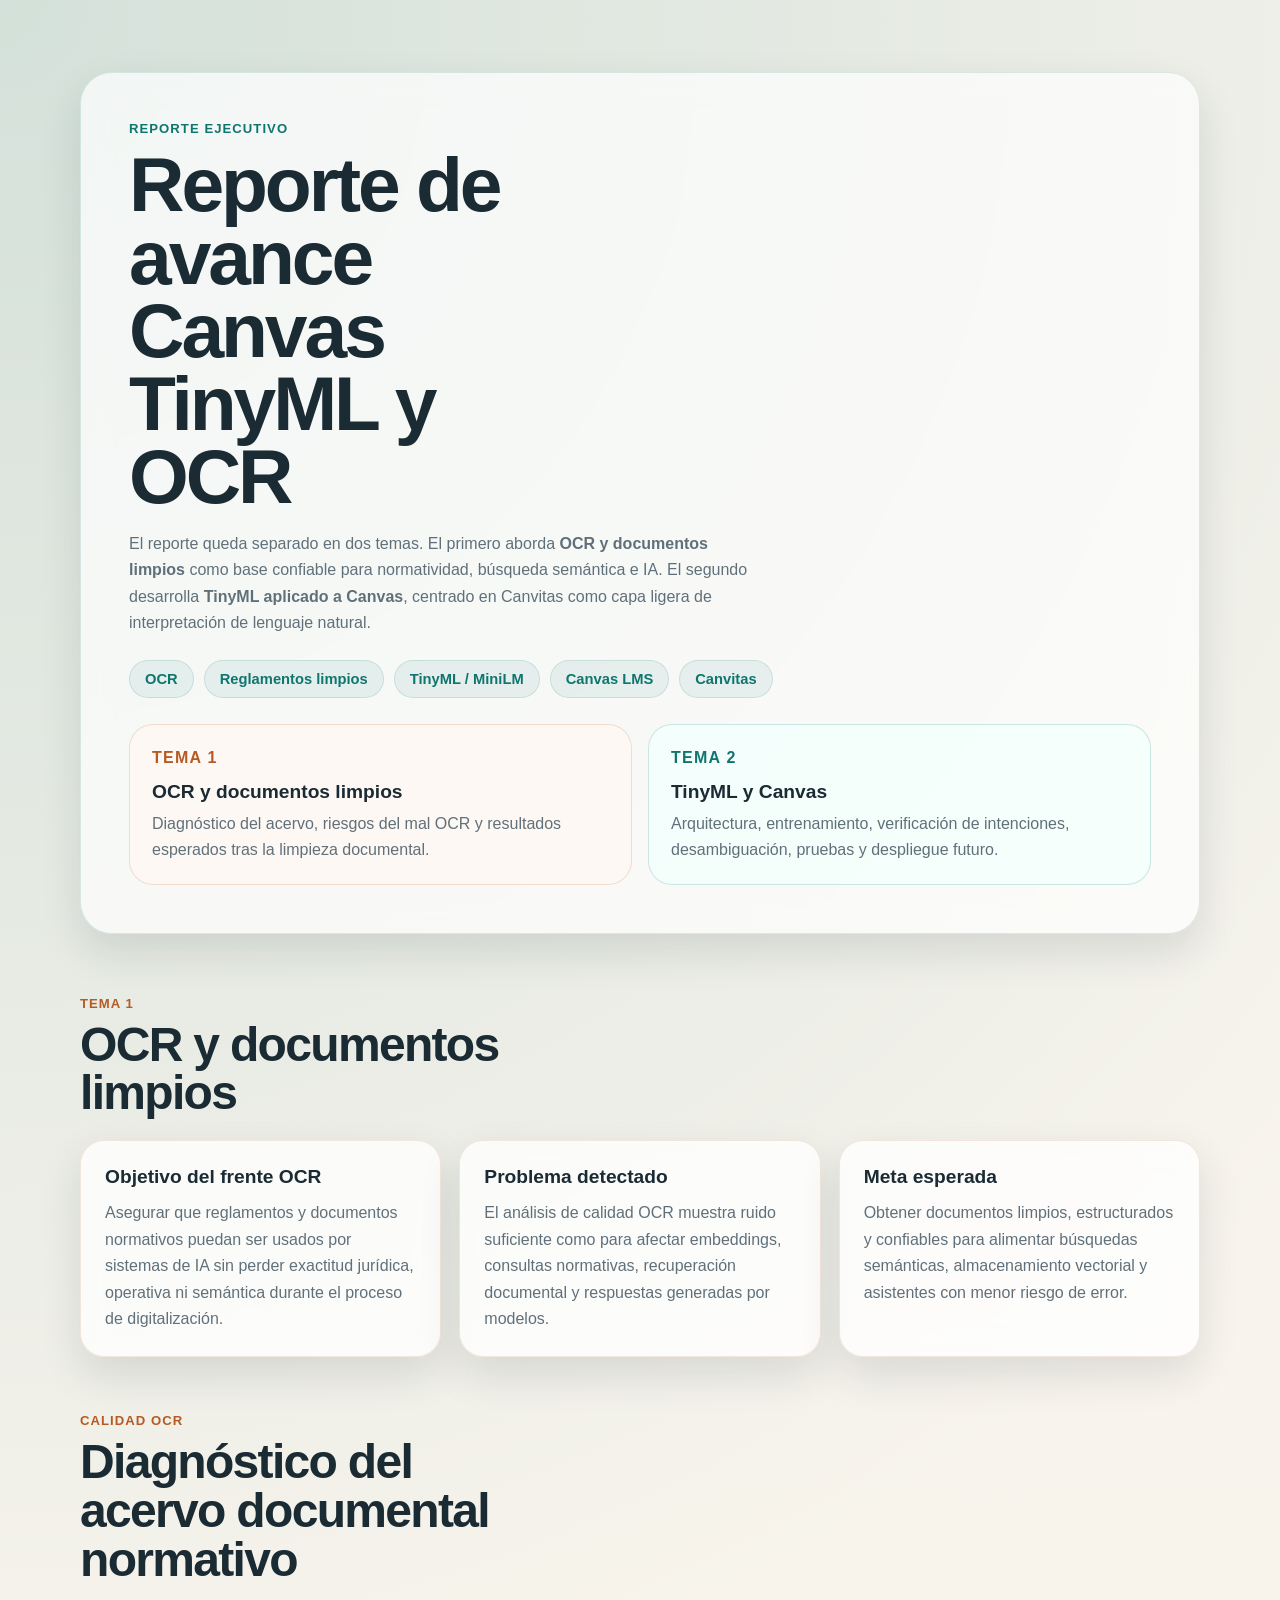
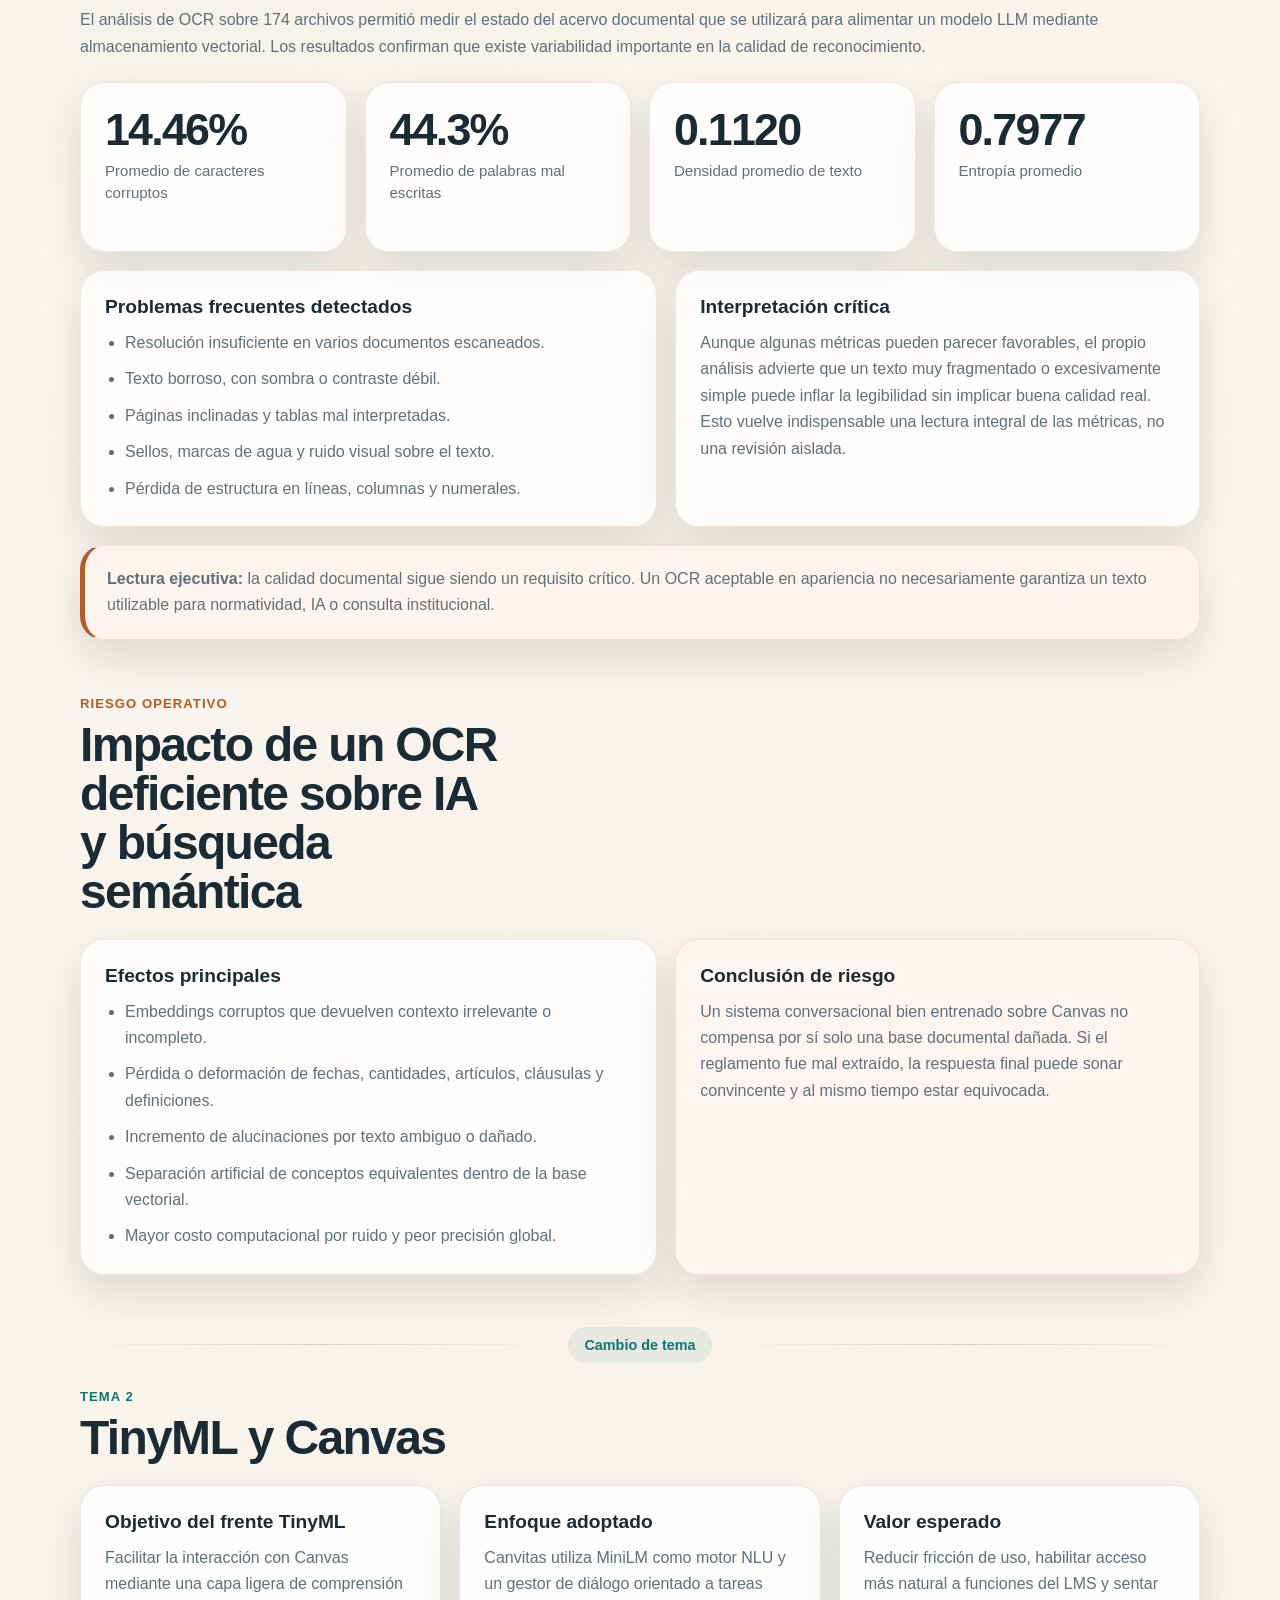
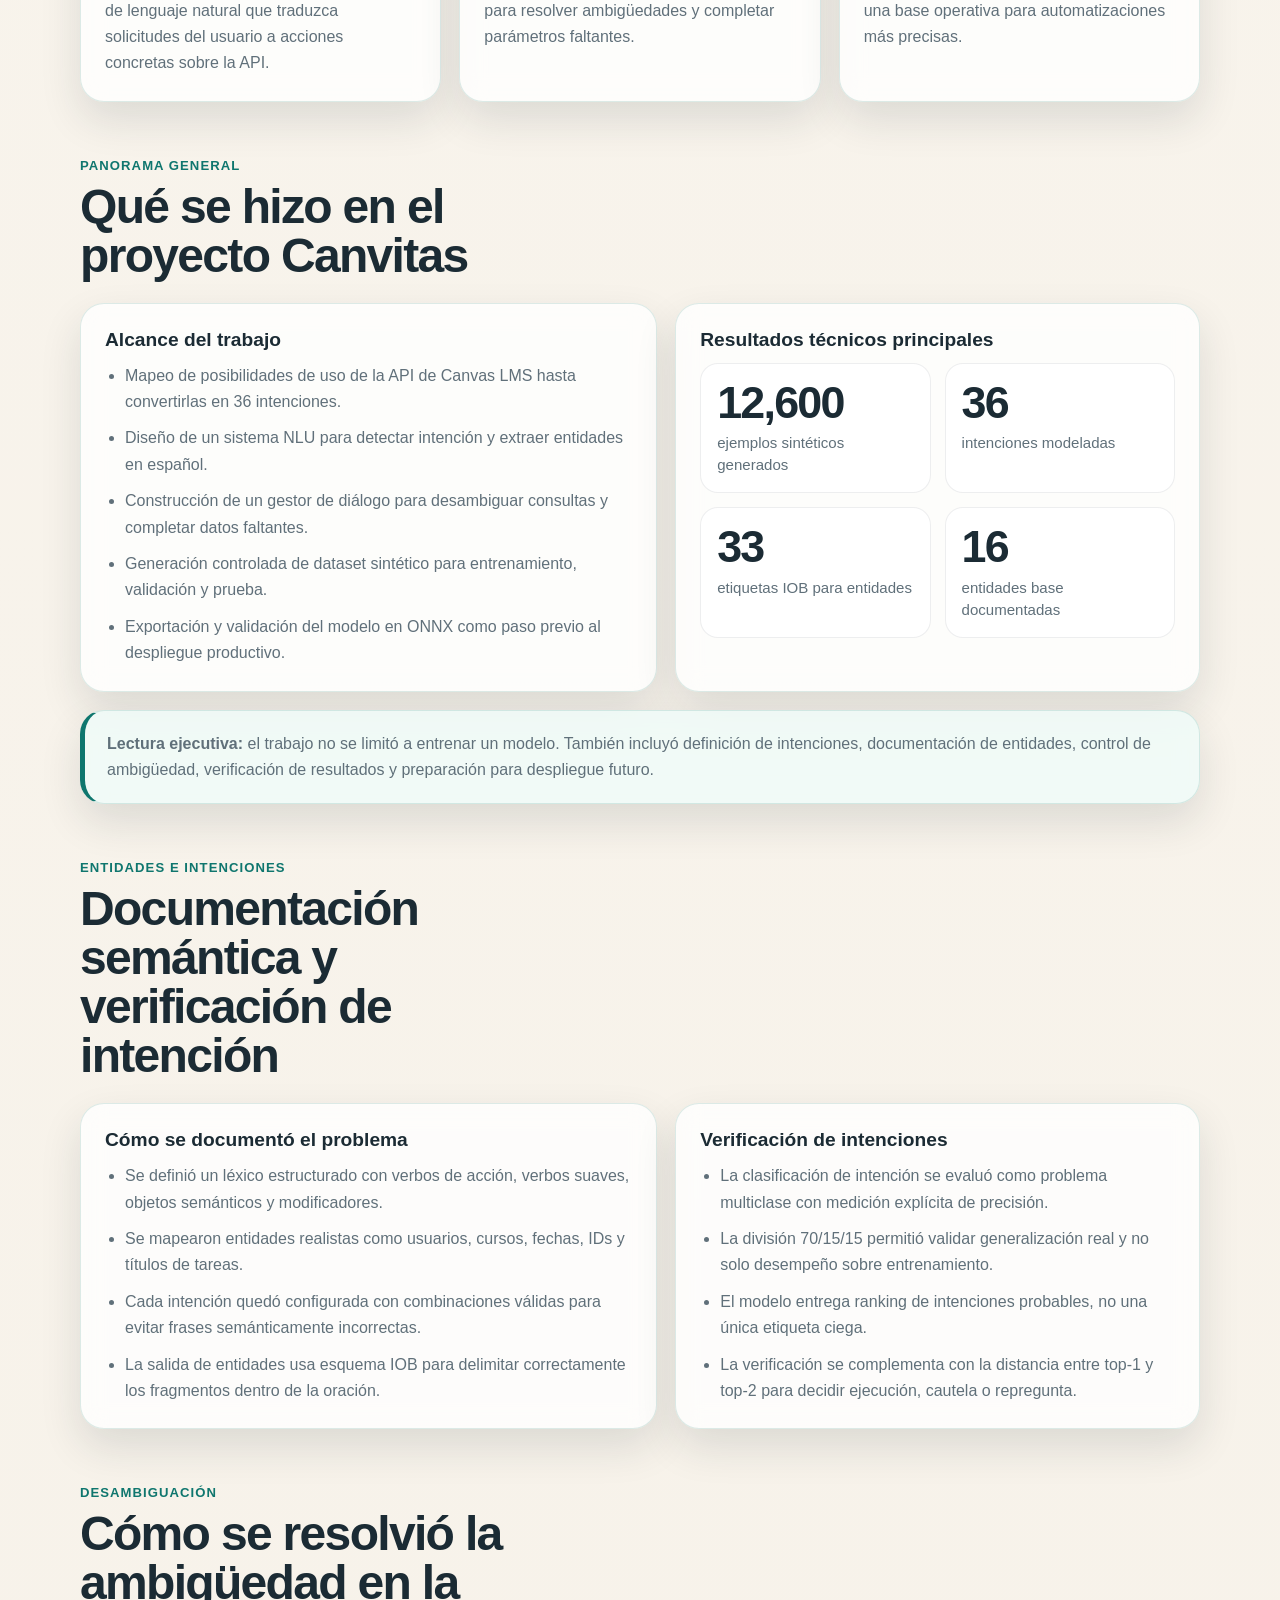
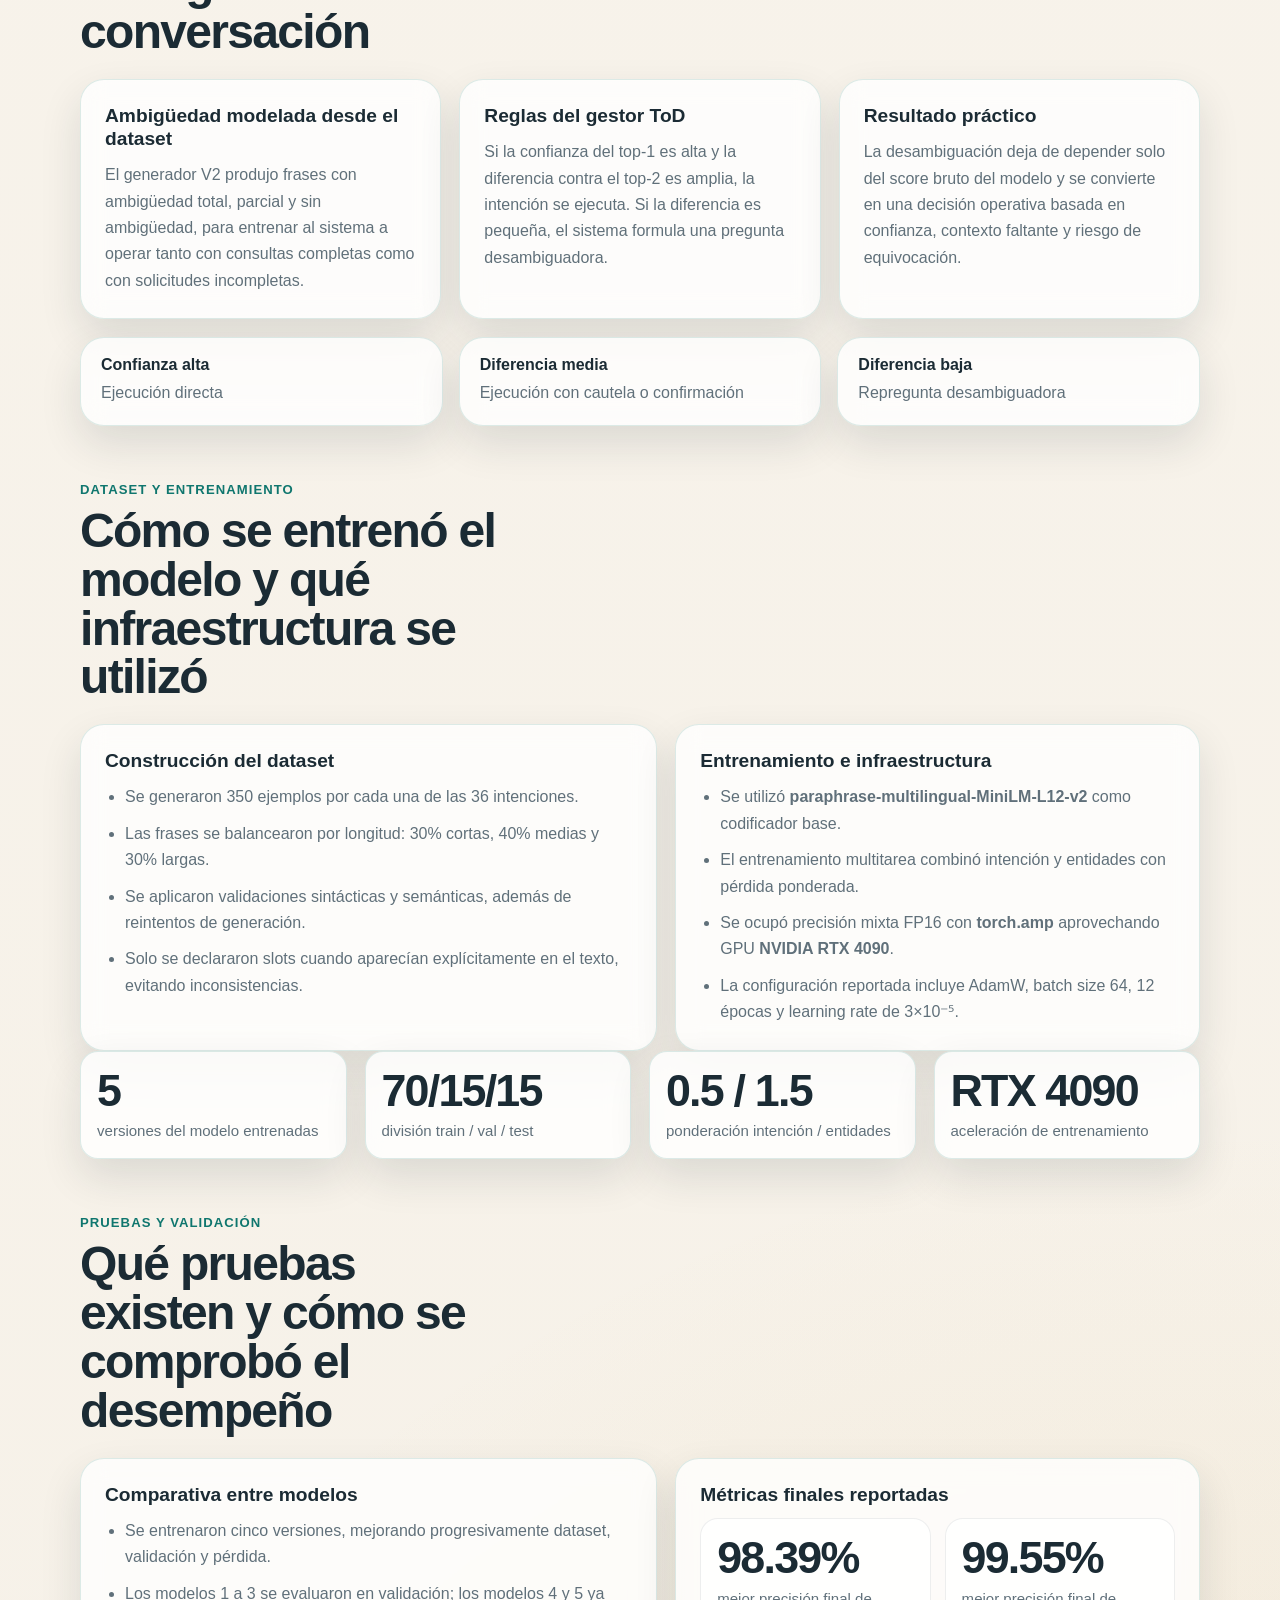
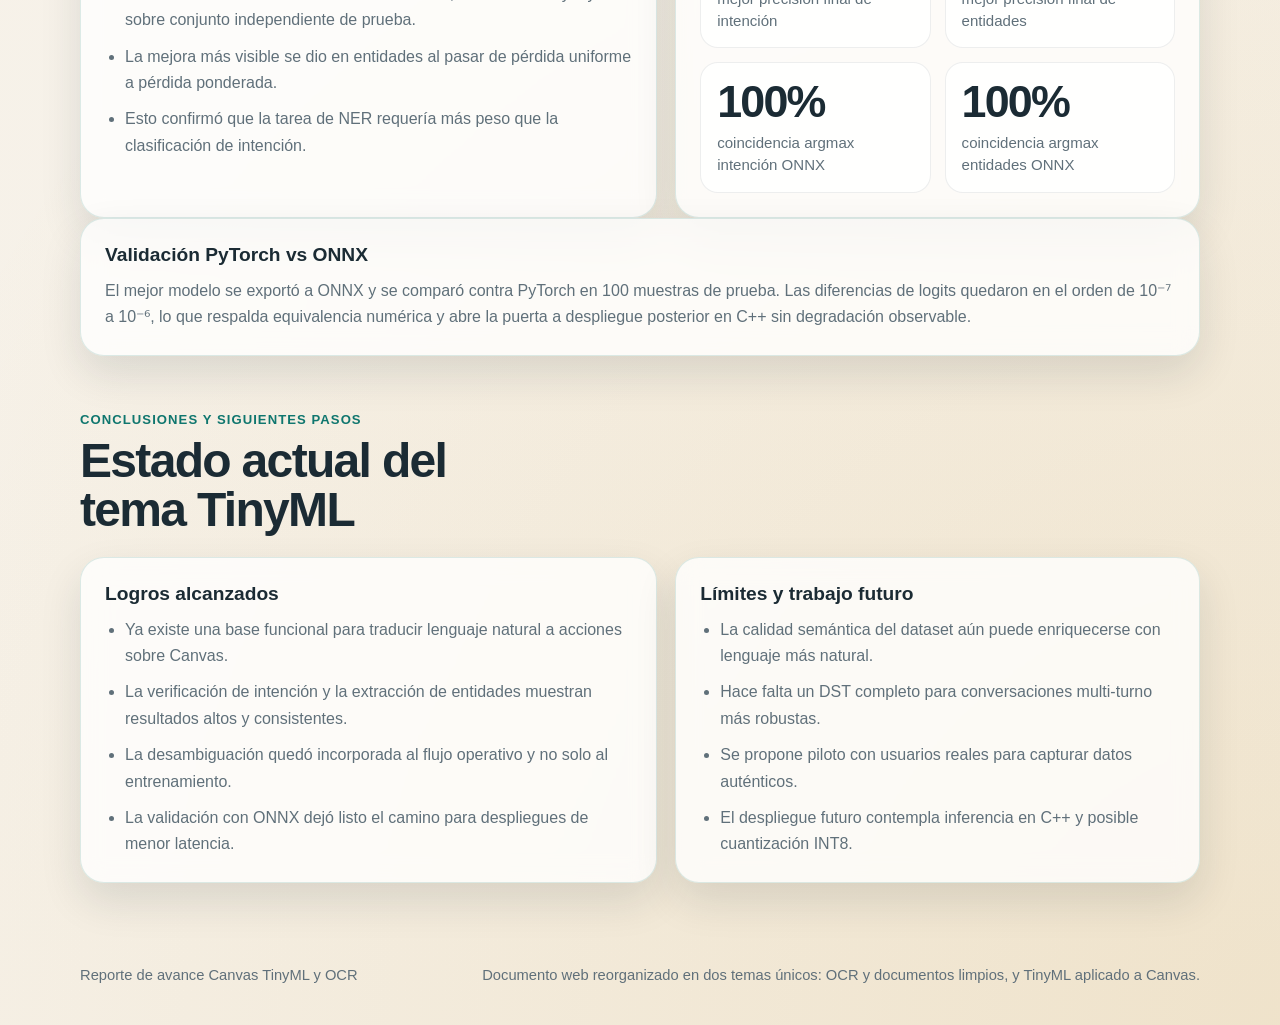
<file: index.html>
<!DOCTYPE html>
<html lang="es">
<head>
  <meta charset="UTF-8">
  <meta name="viewport" content="width=device-width, initial-scale=1.0">
  <title>Reporte de avance Canvas TinyML y OCR</title>
  <link rel="stylesheet" href="index.css">
</head>
<body>
  <header class="hero">
    <div class="hero__inner">
      <p class="eyebrow">Reporte ejecutivo</p>
      <h1>Reporte de avance Canvas TinyML y OCR</h1>
      <p class="hero__lead">
        El reporte queda separado en dos temas. El primero aborda <strong>OCR y documentos limpios</strong>
        como base confiable para normatividad, búsqueda semántica e IA. El segundo desarrolla
        <strong>TinyML aplicado a Canvas</strong>, centrado en Canvitas como capa ligera de interpretación
        de lenguaje natural.
      </p>
      <div class="hero__tags">
        <span>OCR</span>
        <span>Reglamentos limpios</span>
        <span>TinyML / MiniLM</span>
        <span>Canvas LMS</span>
        <span>Canvitas</span>
      </div>
      <div class="hero__split">
        <article class="hero__topic hero__topic--ocr">
          <p class="hero__topic-label">Tema 1</p>
          <h3>OCR y documentos limpios</h3>
          <p>Diagnóstico del acervo, riesgos del mal OCR y resultados esperados tras la limpieza documental.</p>
        </article>
        <article class="hero__topic hero__topic--tinyml">
          <p class="hero__topic-label">Tema 2</p>
          <h3>TinyML y Canvas</h3>
          <p>Arquitectura, entrenamiento, verificación de intenciones, desambiguación, pruebas y despliegue futuro.</p>
        </article>
      </div>
    </div>
  </header>

  <main class="report">
    <section class="section section--theme section--ocr">
      <div class="section__heading">
        <p class="section__kicker">Tema 1</p>
        <h2>OCR y documentos limpios</h2>
      </div>
      <div class="grid grid--summary">
        <article class="card">
          <h3>Objetivo del frente OCR</h3>
          <p>
            Asegurar que reglamentos y documentos normativos puedan ser usados por sistemas
            de IA sin perder exactitud jurídica, operativa ni semántica durante el proceso de digitalización.
          </p>
        </article>
        <article class="card">
          <h3>Problema detectado</h3>
          <p>
            El análisis de calidad OCR muestra ruido suficiente como para afectar embeddings,
            consultas normativas, recuperación documental y respuestas generadas por modelos.
          </p>
        </article>
        <article class="card">
          <h3>Meta esperada</h3>
          <p>
            Obtener documentos limpios, estructurados y confiables para alimentar
            búsquedas semánticas, almacenamiento vectorial y asistentes con menor riesgo de error.
          </p>
        </article>
      </div>
    </section>

    <section class="section section--ocr">
      <div class="section__heading">
        <p class="section__kicker">Calidad OCR</p>
        <h2>Diagnóstico del acervo documental normativo</h2>
      </div>
      <p class="section__lead">
        El análisis de OCR sobre 174 archivos permitió medir el estado del acervo documental que se utilizará
        para alimentar un modelo LLM mediante almacenamiento vectorial. Los resultados confirman que existe
        variabilidad importante en la calidad de reconocimiento.
      </p>
      <div class="grid grid--metrics">
        <article class="card stat-card">
          <span class="stat-card__value">14.46%</span>
          <span class="stat-card__label">Promedio de caracteres corruptos</span>
        </article>
        <article class="card stat-card">
          <span class="stat-card__value">44.3%</span>
          <span class="stat-card__label">Promedio de palabras mal escritas</span>
        </article>
        <article class="card stat-card">
          <span class="stat-card__value">0.1120</span>
          <span class="stat-card__label">Densidad promedio de texto</span>
        </article>
        <article class="card stat-card">
          <span class="stat-card__value">0.7977</span>
          <span class="stat-card__label">Entropía promedio</span>
        </article>
      </div>
      <div class="grid grid--two">
        <article class="card">
          <h3>Problemas frecuentes detectados</h3>
          <ul>
            <li>Resolución insuficiente en varios documentos escaneados.</li>
            <li>Texto borroso, con sombra o contraste débil.</li>
            <li>Páginas inclinadas y tablas mal interpretadas.</li>
            <li>Sellos, marcas de agua y ruido visual sobre el texto.</li>
            <li>Pérdida de estructura en líneas, columnas y numerales.</li>
          </ul>
        </article>
        <article class="card">
          <h3>Interpretación crítica</h3>
          <p>
            Aunque algunas métricas pueden parecer favorables, el propio análisis advierte que un texto muy fragmentado
            o excesivamente simple puede inflar la legibilidad sin implicar buena calidad real. Esto vuelve indispensable
            una lectura integral de las métricas, no una revisión aislada.
          </p>
        </article>
      </div>
      <article class="callout">
        <strong>Lectura ejecutiva:</strong> la calidad documental sigue siendo un requisito crítico.
        Un OCR aceptable en apariencia no necesariamente garantiza un texto utilizable para normatividad,
        IA o consulta institucional.
      </article>
    </section>

    <section class="section section--ocr">
      <div class="section__heading">
        <p class="section__kicker">Riesgo operativo</p>
        <h2>Impacto de un OCR deficiente sobre IA y búsqueda semántica</h2>
      </div>
      <div class="grid grid--two">
        <article class="card">
          <h3>Efectos principales</h3>
          <ul>
            <li>Embeddings corruptos que devuelven contexto irrelevante o incompleto.</li>
            <li>Pérdida o deformación de fechas, cantidades, artículos, cláusulas y definiciones.</li>
            <li>Incremento de alucinaciones por texto ambiguo o dañado.</li>
            <li>Separación artificial de conceptos equivalentes dentro de la base vectorial.</li>
            <li>Mayor costo computacional por ruido y peor precisión global.</li>
          </ul>
        </article>
        <article class="card card--warning">
          <h3>Conclusión de riesgo</h3>
          <p>
            Un sistema conversacional bien entrenado sobre Canvas no compensa por sí solo una base documental dañada.
            Si el reglamento fue mal extraído, la respuesta final puede sonar convincente y al mismo tiempo estar equivocada.
          </p>
        </article>
      </div>
    </section>

    <section class="section-divider">
      <div class="section-divider__line"></div>
      <div class="section-divider__label">Cambio de tema</div>
      <div class="section-divider__line"></div>
    </section>

    <section class="section section--theme section--tinyml">
      <div class="section__heading">
        <p class="section__kicker">Tema 2</p>
        <h2>TinyML y Canvas</h2>
      </div>
      <div class="grid grid--summary">
        <article class="card">
          <h3>Objetivo del frente TinyML</h3>
          <p>
            Facilitar la interacción con Canvas mediante una capa ligera de comprensión de lenguaje natural
            que traduzca solicitudes del usuario a acciones concretas sobre la API.
          </p>
        </article>
        <article class="card">
          <h3>Enfoque adoptado</h3>
          <p>
            Canvitas utiliza MiniLM como motor NLU y un gestor de diálogo orientado a tareas para resolver
            ambigüedades y completar parámetros faltantes.
          </p>
        </article>
        <article class="card">
          <h3>Valor esperado</h3>
          <p>
            Reducir fricción de uso, habilitar acceso más natural a funciones del LMS y sentar una base operativa
            para automatizaciones más precisas.
          </p>
        </article>
      </div>
    </section>

    <section class="section section--tinyml">
      <div class="section__heading">
        <p class="section__kicker">Panorama general</p>
        <h2>Qué se hizo en el proyecto Canvitas</h2>
      </div>
      <div class="grid grid--two">
        <article class="card card--accent">
          <h3>Alcance del trabajo</h3>
          <ul>
            <li>Mapeo de posibilidades de uso de la API de Canvas LMS hasta convertirlas en 36 intenciones.</li>
            <li>Diseño de un sistema NLU para detectar intención y extraer entidades en español.</li>
            <li>Construcción de un gestor de diálogo para desambiguar consultas y completar datos faltantes.</li>
            <li>Generación controlada de dataset sintético para entrenamiento, validación y prueba.</li>
            <li>Exportación y validación del modelo en ONNX como paso previo al despliegue productivo.</li>
          </ul>
        </article>
        <article class="card">
          <h3>Resultados técnicos principales</h3>
          <div class="metrics">
            <div class="metric">
              <span class="metric__value">12,600</span>
              <span class="metric__label">ejemplos sintéticos generados</span>
            </div>
            <div class="metric">
              <span class="metric__value">36</span>
              <span class="metric__label">intenciones modeladas</span>
            </div>
            <div class="metric">
              <span class="metric__value">33</span>
              <span class="metric__label">etiquetas IOB para entidades</span>
            </div>
            <div class="metric">
              <span class="metric__value">16</span>
              <span class="metric__label">entidades base documentadas</span>
            </div>
          </div>
        </article>
      </div>
      <article class="callout">
        <strong>Lectura ejecutiva:</strong> el trabajo no se limitó a entrenar un modelo.
        También incluyó definición de intenciones, documentación de entidades, control de ambigüedad,
        verificación de resultados y preparación para despliegue futuro.
      </article>
    </section>

    <section class="section section--tinyml">
      <div class="section__heading">
        <p class="section__kicker">Entidades e intenciones</p>
        <h2>Documentación semántica y verificación de intención</h2>
      </div>
      <div class="grid grid--two">
        <article class="card">
          <h3>Cómo se documentó el problema</h3>
          <ul>
            <li>Se definió un léxico estructurado con verbos de acción, verbos suaves, objetos semánticos y modificadores.</li>
            <li>Se mapearon entidades realistas como usuarios, cursos, fechas, IDs y títulos de tareas.</li>
            <li>Cada intención quedó configurada con combinaciones válidas para evitar frases semánticamente incorrectas.</li>
            <li>La salida de entidades usa esquema IOB para delimitar correctamente los fragmentos dentro de la oración.</li>
          </ul>
        </article>
        <article class="card">
          <h3>Verificación de intenciones</h3>
          <ul>
            <li>La clasificación de intención se evaluó como problema multiclase con medición explícita de precisión.</li>
            <li>La división 70/15/15 permitió validar generalización real y no solo desempeño sobre entrenamiento.</li>
            <li>El modelo entrega ranking de intenciones probables, no una única etiqueta ciega.</li>
            <li>La verificación se complementa con la distancia entre top-1 y top-2 para decidir ejecución, cautela o repregunta.</li>
          </ul>
        </article>
      </div>
    </section>

    <section class="section section--tinyml">
      <div class="section__heading">
        <p class="section__kicker">Desambiguación</p>
        <h2>Cómo se resolvió la ambigüedad en la conversación</h2>
      </div>
      <div class="grid grid--three">
        <article class="card">
          <h3>Ambigüedad modelada desde el dataset</h3>
          <p>
            El generador V2 produjo frases con ambigüedad total, parcial y sin ambigüedad, para entrenar al sistema
            a operar tanto con consultas completas como con solicitudes incompletas.
          </p>
        </article>
        <article class="card">
          <h3>Reglas del gestor ToD</h3>
          <p>
            Si la confianza del top-1 es alta y la diferencia contra el top-2 es amplia, la intención se ejecuta.
            Si la diferencia es pequeña, el sistema formula una pregunta desambiguadora.
          </p>
        </article>
        <article class="card">
          <h3>Resultado práctico</h3>
          <p>
            La desambiguación deja de depender solo del score bruto del modelo y se convierte en una decisión operativa
            basada en confianza, contexto faltante y riesgo de equivocación.
          </p>
        </article>
      </div>
      <div class="comparison-strip">
        <div class="comparison-strip__item">
          <strong>Confianza alta</strong>
          <span>Ejecución directa</span>
        </div>
        <div class="comparison-strip__item">
          <strong>Diferencia media</strong>
          <span>Ejecución con cautela o confirmación</span>
        </div>
        <div class="comparison-strip__item">
          <strong>Diferencia baja</strong>
          <span>Repregunta desambiguadora</span>
        </div>
      </div>
    </section>

    <section class="section section--tinyml">
      <div class="section__heading">
        <p class="section__kicker">Dataset y entrenamiento</p>
        <h2>Cómo se entrenó el modelo y qué infraestructura se utilizó</h2>
      </div>
      <div class="grid grid--two">
        <article class="card">
          <h3>Construcción del dataset</h3>
          <ul>
            <li>Se generaron 350 ejemplos por cada una de las 36 intenciones.</li>
            <li>Las frases se balancearon por longitud: 30% cortas, 40% medias y 30% largas.</li>
            <li>Se aplicaron validaciones sintácticas y semánticas, además de reintentos de generación.</li>
            <li>Solo se declararon slots cuando aparecían explícitamente en el texto, evitando inconsistencias.</li>
          </ul>
        </article>
        <article class="card">
          <h3>Entrenamiento e infraestructura</h3>
          <ul>
            <li>Se utilizó <strong>paraphrase-multilingual-MiniLM-L12-v2</strong> como codificador base.</li>
            <li>El entrenamiento multitarea combinó intención y entidades con pérdida ponderada.</li>
            <li>Se ocupó precisión mixta FP16 con <strong>torch.amp</strong> aprovechando GPU <strong>NVIDIA RTX 4090</strong>.</li>
            <li>La configuración reportada incluye AdamW, batch size 64, 12 épocas y learning rate de 3×10⁻⁵.</li>
          </ul>
        </article>
      </div>
      <div class="grid grid--four">
        <article class="card mini-stat">
          <span class="mini-stat__value">5</span>
          <span class="mini-stat__label">versiones del modelo entrenadas</span>
        </article>
        <article class="card mini-stat">
          <span class="mini-stat__value">70/15/15</span>
          <span class="mini-stat__label">división train / val / test</span>
        </article>
        <article class="card mini-stat">
          <span class="mini-stat__value">0.5 / 1.5</span>
          <span class="mini-stat__label">ponderación intención / entidades</span>
        </article>
        <article class="card mini-stat">
          <span class="mini-stat__value">RTX 4090</span>
          <span class="mini-stat__label">aceleración de entrenamiento</span>
        </article>
      </div>
    </section>

    <section class="section section--tinyml">
      <div class="section__heading">
        <p class="section__kicker">Pruebas y validación</p>
        <h2>Qué pruebas existen y cómo se comprobó el desempeño</h2>
      </div>
      <div class="grid grid--two">
        <article class="card">
          <h3>Comparativa entre modelos</h3>
          <ul>
            <li>Se entrenaron cinco versiones, mejorando progresivamente dataset, validación y pérdida.</li>
            <li>Los modelos 1 a 3 se evaluaron en validación; los modelos 4 y 5 ya sobre conjunto independiente de prueba.</li>
            <li>La mejora más visible se dio en entidades al pasar de pérdida uniforme a pérdida ponderada.</li>
            <li>Esto confirmó que la tarea de NER requería más peso que la clasificación de intención.</li>
          </ul>
        </article>
        <article class="card">
          <h3>Métricas finales reportadas</h3>
          <div class="metrics">
            <div class="metric">
              <span class="metric__value">98.39%</span>
              <span class="metric__label">mejor precisión final de intención</span>
            </div>
            <div class="metric">
              <span class="metric__value">99.55%</span>
              <span class="metric__label">mejor precisión final de entidades</span>
            </div>
            <div class="metric">
              <span class="metric__value">100%</span>
              <span class="metric__label">coincidencia argmax intención ONNX</span>
            </div>
            <div class="metric">
              <span class="metric__value">100%</span>
              <span class="metric__label">coincidencia argmax entidades ONNX</span>
            </div>
          </div>
        </article>
      </div>
      <article class="card">
        <h3>Validación PyTorch vs ONNX</h3>
        <p>
          El mejor modelo se exportó a ONNX y se comparó contra PyTorch en 100 muestras de prueba.
          Las diferencias de logits quedaron en el orden de 10⁻⁷ a 10⁻⁶, lo que respalda equivalencia numérica
          y abre la puerta a despliegue posterior en C++ sin degradación observable.
        </p>
      </article>
    </section>

    <section class="section section--tinyml">
      <div class="section__heading">
        <p class="section__kicker">Conclusiones y siguientes pasos</p>
        <h2>Estado actual del tema TinyML</h2>
      </div>
      <div class="grid grid--two">
        <article class="card">
          <h3>Logros alcanzados</h3>
          <ul>
            <li>Ya existe una base funcional para traducir lenguaje natural a acciones sobre Canvas.</li>
            <li>La verificación de intención y la extracción de entidades muestran resultados altos y consistentes.</li>
            <li>La desambiguación quedó incorporada al flujo operativo y no solo al entrenamiento.</li>
            <li>La validación con ONNX dejó listo el camino para despliegues de menor latencia.</li>
          </ul>
        </article>
        <article class="card">
          <h3>Límites y trabajo futuro</h3>
          <ul>
            <li>La calidad semántica del dataset aún puede enriquecerse con lenguaje más natural.</li>
            <li>Hace falta un DST completo para conversaciones multi-turno más robustas.</li>
            <li>Se propone piloto con usuarios reales para capturar datos auténticos.</li>
            <li>El despliegue futuro contempla inferencia en C++ y posible cuantización INT8.</li>
          </ul>
        </article>
      </div>
    </section>
  </main>

  <footer class="footer">
    <p>Reporte de avance Canvas TinyML y OCR</p>
    <p>Documento web reorganizado en dos temas únicos: OCR y documentos limpios, y TinyML aplicado a Canvas.</p>
  </footer>

  <script src="index.js"></script>
</body>
</html>
</file>
<file: index.css>
:root {
  --bg: #f6f1e8;
  --surface: rgba(255, 255, 255, 0.78);
  --ink: #1b2b34;
  --muted: #60707a;
  --line: rgba(27, 43, 52, 0.12);
  --teal: #0f766e;
  --gold: #c58b18;
  --rust: #b65a23;
  --danger: #9f3d2c;
  --shadow: 0 18px 42px rgba(27, 43, 52, 0.12);
  --radius: 24px;
}

* {
  box-sizing: border-box;
}

html {
  scroll-behavior: smooth;
}

body {
  margin: 0;
  font-family: "Segoe UI", "Trebuchet MS", sans-serif;
  color: var(--ink);
  background:
    radial-gradient(circle at top left, rgba(15, 118, 110, 0.16), transparent 24%),
    radial-gradient(circle at bottom right, rgba(197, 139, 24, 0.14), transparent 20%),
    linear-gradient(180deg, #f9f5ee 0%, var(--bg) 100%);
}

h1, h2, h3, p, ul {
  margin: 0;
}

.hero {
  padding: 72px 24px 44px;
}

.hero__inner,
.report,
.footer {
  width: min(1120px, calc(100% - 32px));
  margin: 0 auto;
}

.hero__inner {
  background: rgba(255, 255, 255, 0.7);
  border: 1px solid rgba(15, 118, 110, 0.14);
  border-radius: 32px;
  box-shadow: var(--shadow);
  padding: 48px;
  backdrop-filter: blur(14px);
}

.eyebrow,
.section__kicker {
  text-transform: uppercase;
  letter-spacing: 0.08em;
  font-weight: 800;
  color: var(--teal);
  font-size: 0.82rem;
}

h1 {
  margin-top: 12px;
  font-size: clamp(2.4rem, 6vw, 4.8rem);
  line-height: 0.95;
  letter-spacing: -0.04em;
  max-width: 11ch;
}

.hero__lead,
.section__lead,
.card p,
.callout,
.timeline__item p,
li,
.hero__topic p,
.comparison-strip__item span {
  font-size: 1rem;
  line-height: 1.65;
  color: var(--muted);
}

.hero__lead {
  margin-top: 18px;
  max-width: 70ch;
}

.hero__tags {
  display: flex;
  flex-wrap: wrap;
  gap: 10px;
  margin-top: 24px;
}

.hero__tags span {
  padding: 10px 15px;
  border-radius: 999px;
  background: rgba(15, 118, 110, 0.08);
  border: 1px solid rgba(15, 118, 110, 0.14);
  color: var(--teal);
  font-size: 0.92rem;
  font-weight: 700;
}

.hero__split {
  display: grid;
  grid-template-columns: 1fr 1fr;
  gap: 16px;
  margin-top: 26px;
}

.hero__topic {
  padding: 20px 22px;
  border-radius: 24px;
  border: 1px solid var(--line);
  background: rgba(255, 255, 255, 0.74);
}

.hero__topic-label {
  font-size: 0.8rem;
  text-transform: uppercase;
  letter-spacing: 0.08em;
  font-weight: 800;
  margin-bottom: 8px;
}

.hero__topic h3 {
  margin-bottom: 8px;
}

.hero__topic--ocr {
  border-color: rgba(181, 90, 35, 0.18);
  background: rgba(255, 248, 243, 0.84);
}

.hero__topic--ocr .hero__topic-label {
  color: var(--rust);
}

.hero__topic--tinyml {
  border-color: rgba(15, 118, 110, 0.18);
  background: rgba(244, 255, 253, 0.84);
}

.hero__topic--tinyml .hero__topic-label {
  color: var(--teal);
}

.report {
  padding-bottom: 56px;
}

.section {
  padding: 28px 0;
}

.section--theme {
  padding-top: 18px;
}

.section--ocr .section__kicker {
  color: var(--rust);
}

.section--tinyml .section__kicker {
  color: var(--teal);
}

.section--ocr .card,
.section--ocr .timeline__item,
.section--ocr .progress-item,
.section--ocr .callout {
  border-color: rgba(181, 90, 35, 0.14);
}

.section--tinyml .card,
.section--tinyml .timeline__item,
.section--tinyml .callout,
.section--tinyml .comparison-strip__item {
  border-color: rgba(15, 118, 110, 0.14);
}

.section__heading {
  display: grid;
  gap: 10px;
  margin-bottom: 22px;
}

h2 {
  font-size: clamp(1.8rem, 4vw, 3rem);
  line-height: 1.02;
  letter-spacing: -0.035em;
  max-width: 16ch;
}

h3 {
  font-size: 1.2rem;
  line-height: 1.2;
  margin-bottom: 12px;
}

.grid {
  display: grid;
  gap: 18px;
}

.grid--summary {
  grid-template-columns: repeat(3, 1fr);
}

.grid--two {
  grid-template-columns: 1.1fr 1fr;
}

.grid--three {
  grid-template-columns: repeat(3, 1fr);
}

.grid--four {
  grid-template-columns: repeat(4, 1fr);
}

.grid--metrics {
  grid-template-columns: repeat(4, 1fr);
  margin-top: 22px;
  margin-bottom: 18px;
}

.card,
.callout,
.timeline__item,
.comparison-strip__item {
  background: var(--surface);
  border: 1px solid var(--line);
  border-radius: var(--radius);
  box-shadow: var(--shadow);
  backdrop-filter: blur(12px);
}

.card,
.timeline__item {
  padding: 24px;
}

.card ul {
  padding-left: 20px;
  display: grid;
  gap: 10px;
}

.card--accent {
  border-color: rgba(15, 118, 110, 0.2);
}

.card--warning {
  border-color: rgba(159, 61, 44, 0.2);
  background: rgba(255, 246, 242, 0.82);
}

.metrics {
  display: grid;
  grid-template-columns: repeat(2, 1fr);
  gap: 14px;
}

.metric,
.mini-stat {
  padding: 16px;
  border-radius: 18px;
  background: rgba(255, 255, 255, 0.82);
  border: 1px solid rgba(27, 43, 52, 0.08);
}

.metric__value,
.stat-card__value,
.mini-stat__value {
  display: block;
  font-size: clamp(1.8rem, 3.5vw, 3rem);
  line-height: 1;
  letter-spacing: -0.04em;
  font-weight: 800;
  color: var(--ink);
  margin-bottom: 8px;
}

.metric__label,
.stat-card__label,
.mini-stat__label {
  font-size: 0.94rem;
  line-height: 1.45;
  color: var(--muted);
}

.stat-card {
  display: grid;
  align-content: start;
  min-height: 170px;
}

.callout {
  margin-top: 18px;
  padding: 20px 22px;
  border-left: 5px solid var(--gold);
}

.section--ocr .callout {
  border-left-color: var(--rust);
  background: rgba(255, 245, 239, 0.82);
}

.section--tinyml .callout {
  border-left-color: var(--teal);
  background: rgba(240, 252, 249, 0.82);
}

.comparison-strip {
  display: grid;
  grid-template-columns: repeat(3, 1fr);
  gap: 16px;
  margin-top: 18px;
}

.comparison-strip__item {
  padding: 18px 20px;
}

.comparison-strip__item strong {
  display: block;
  margin-bottom: 6px;
  font-size: 1rem;
}

.section-divider {
  display: grid;
  grid-template-columns: 1fr auto 1fr;
  align-items: center;
  gap: 16px;
  padding: 24px 0 8px;
}

.section-divider__line {
  height: 1px;
  background: linear-gradient(90deg, transparent, rgba(27, 43, 52, 0.18), transparent);
}

.section-divider__label {
  padding: 10px 16px;
  border-radius: 999px;
  background: rgba(15, 118, 110, 0.08);
  color: var(--teal);
  font-size: 0.9rem;
  font-weight: 700;
}

.footer {
  padding: 0 0 42px;
  display: flex;
  justify-content: space-between;
  gap: 20px;
  flex-wrap: wrap;
  color: var(--muted);
  font-size: 0.92rem;
}

@media (max-width: 960px) {
  .hero {
    padding-top: 36px;
  }

  .hero__inner {
    padding: 30px 22px;
  }

  .grid--summary,
  .grid--two,
  .grid--three,
  .grid--four,
  .grid--metrics,
  .metrics,
  .comparison-strip,
  .hero__split {
    grid-template-columns: 1fr;
  }

  .hero__inner,
  .report,
  .footer {
    width: min(1120px, calc(100% - 24px));
  }

  .footer {
    flex-direction: column;
    align-items: flex-start;
  }
}
</file>
